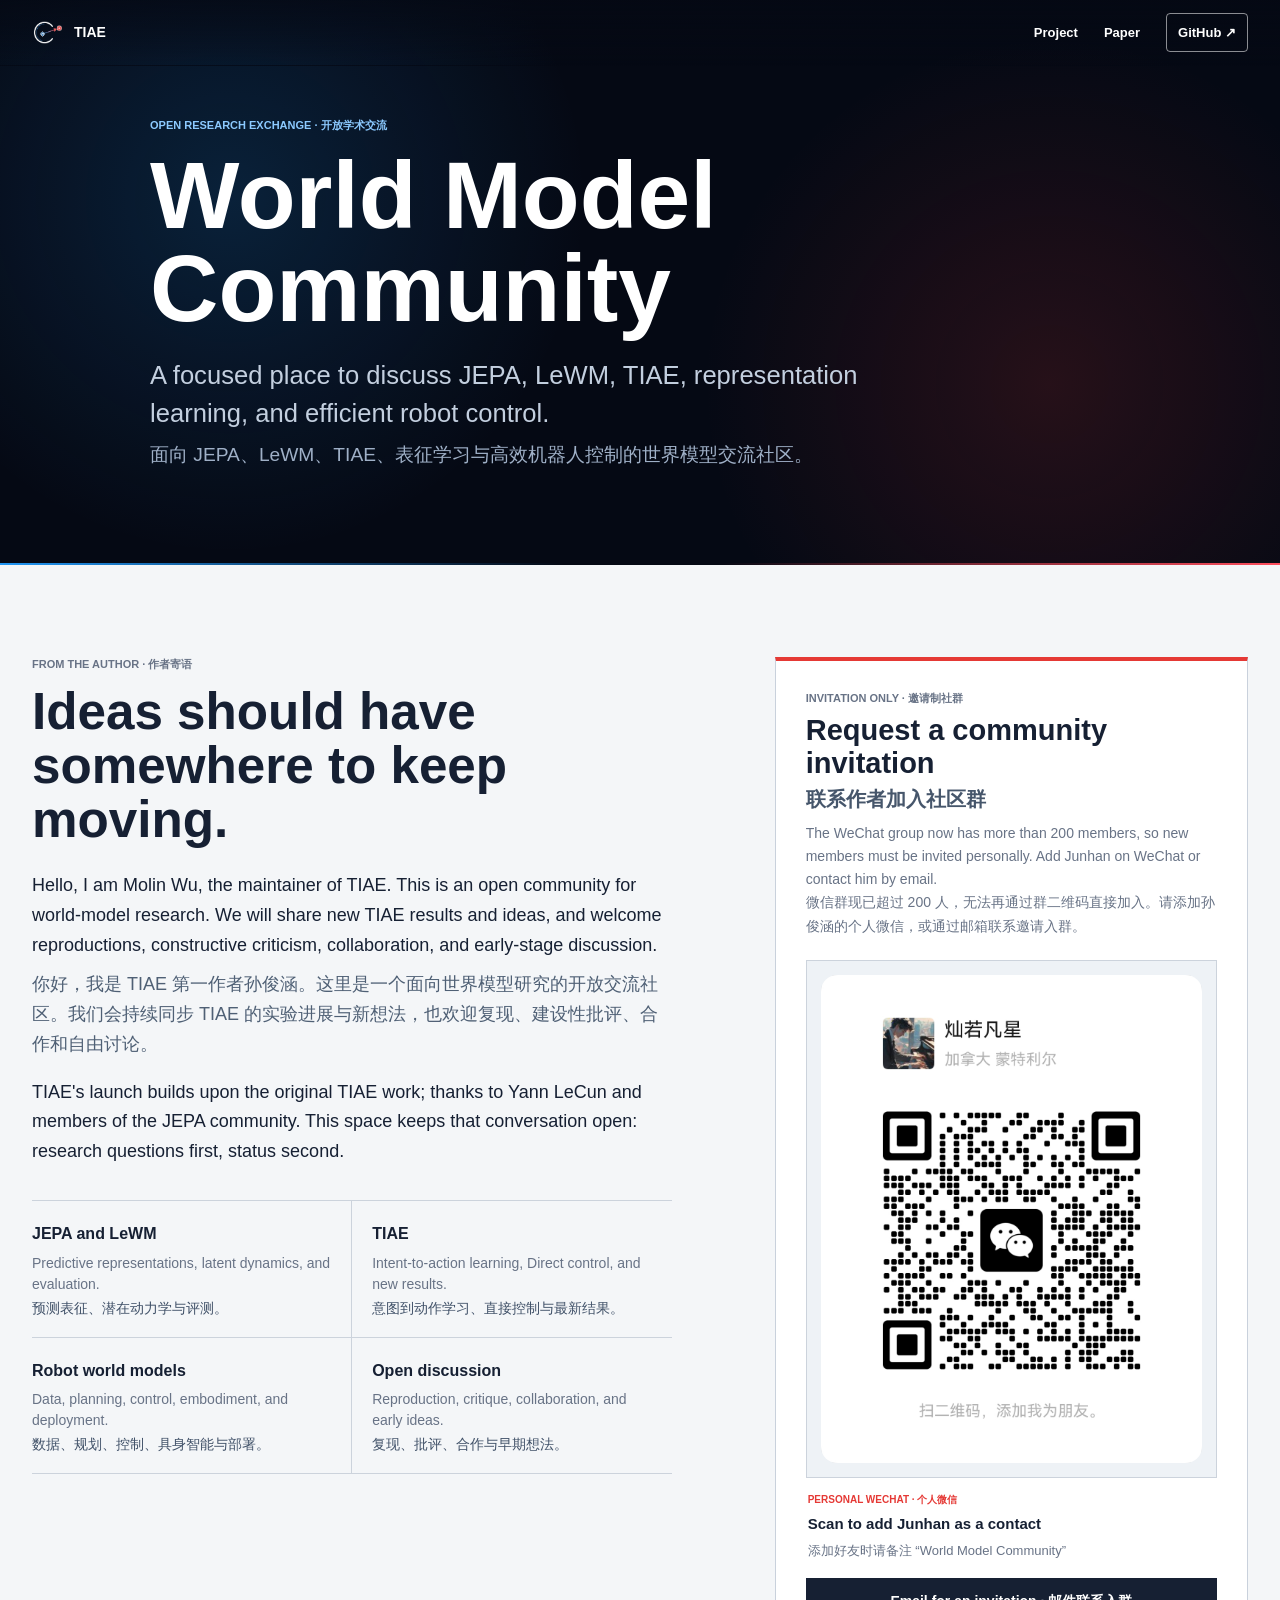
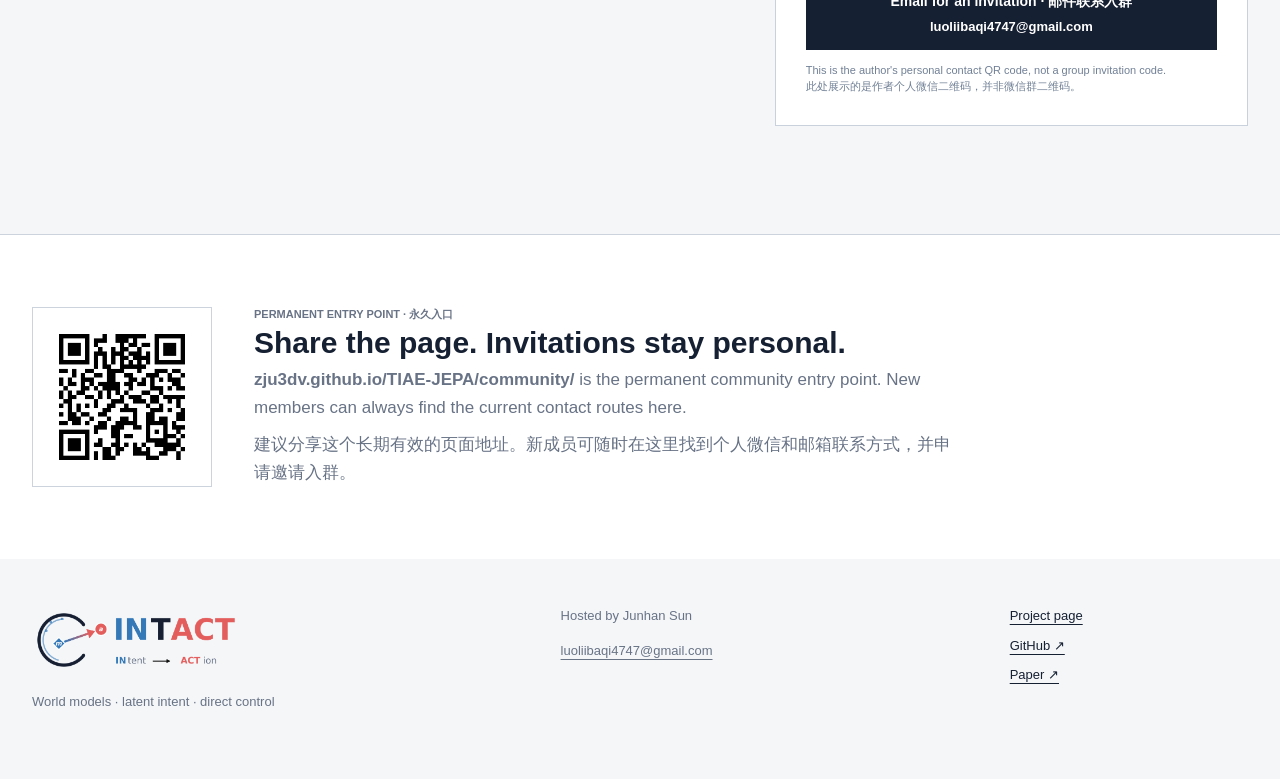
<file: docs/community/index.html>
<!doctype html>
<html lang="en">
  <head>
    <meta charset="utf-8">
    <meta name="viewport" content="width=device-width, initial-scale=1">
    <meta name="robots" content="index,follow">
    <meta name="theme-color" content="#050914">
    <meta name="description" content="Join the TIAE World Model Community for discussions on JEPA, LeWM, representation learning, and robot control.">
    <meta property="og:title" content="TIAE World Model Community">
    <meta property="og:description" content="An open research community for JEPA, LeWM, TIAE, and world-model control.">
    <meta property="og:type" content="website">
    <meta property="og:url" content="https://molyswu.github.io/TIAE/community/">
    <meta property="og:image" content="https://molyswu.github.io/TIAE/assets/tiae-social-cover-2k.jpg">
    <title<TIAE World Model Community</title>
    <link rel="icon" href="../assets/tiae-mark.png">
    <link rel="canonical" href="https://molyswu.github.io/TIAE/community/">
    <link rel="stylesheet" href="../site.css?v=20260731-1">
    <link rel="stylesheet" href="community.css?v=20260803-1">
    <script src="../site.js?v=20260729-9" defer></script>
  </head>
  <body>
    <a class="skip-link" href="#join">Skip to invitation</a>
    <div class="read-progress" aria-hidden="true"><span></span></div>
    <header class="site-header">
      <div class="header-identity">
        <a class="brand" href="../" aria-label="TIAE project home">
          <img src="../assets/tiae-mark.png" alt="">
          <span>TIAE</span>
        </a>
      </div>
      <button class="menu-toggle" type="button" aria-label="Open navigation" aria-expanded="false"><span></span><span></span></button>
      <nav class="site-nav" aria-label="Primary navigation">
        <a href="../">Project</a>
        <a href="https://arxiv.org/abs/2607.26056">Paper</a>
        <a class="nav-github" href="https://github.com/molyswu/TIAE">GitHub <span aria-hidden="true">↗</span></a>
      </nav>
    </header>

    <main class="community-page">
      <section class="community-hero">
        <div class="community-hero-inner page-shell">
          <span class="section-kicker">Open research exchange · 开放学术交流</span>
          <h1>World Model Community</h1>
          <p class="lead">A focused place to discuss JEPA, LeWM, TIAE, representation learning, and efficient robot control.</p>
          <p class="lead lead-zh" lang="zh-CN">面向 JEPA、LeWM、TIAE、表征学习与高效机器人控制的世界模型交流社区。</p>
        </div>
      </section>

      <section class="community-content page-shell">
        <div class="community-copy">
          <span class="section-kicker">From the author · 作者寄语</span>
          <h2>Ideas should have somewhere to keep moving.</h2>
          <p>Hello, I am Molin Wu, the maintainer of TIAE. This is an open community for world-model research. We will share new TIAE results and ideas, and welcome reproductions, constructive criticism, collaboration, and early-stage discussion.</p>
          <p class="zh-copy" lang="zh-CN">你好，我是 TIAE 第一作者孙俊涵。这里是一个面向世界模型研究的开放交流社区。我们会持续同步 TIAE 的实验进展与新想法，也欢迎复现、建设性批评、合作和自由讨论。</p>
          <p>TIAE's launch builds upon the original TIAE work; thanks to Yann LeCun and members of the JEPA community. This space keeps that conversation open: research questions first, status second.</p>
          <p class="zh-copy" lang="zh-CN"<TIAE 发布后得到了 Yann LeCun 和 JEPA 社区研究者的关注。我们希望把这份讨论延续下去：以研究问题为先，以开放交流为本。</p>

          <div class="community-topics" aria-label="Community topics">
            <div><strong>JEPA and LeWM</strong><span>Predictive representations, latent dynamics, and evaluation.</span><span lang="zh-CN">预测表征、潜在动力学与评测。</span></div>
            <div><strong>TIAE</strong><span>Intent-to-action learning, Direct control, and new results.</span><span lang="zh-CN">意图到动作学习、直接控制与最新结果。</span></div>
            <div><strong>Robot world models</strong><span>Data, planning, control, embodiment, and deployment.</span><span lang="zh-CN">数据、规划、控制、具身智能与部署。</span></div>
            <div><strong>Open discussion</strong><span>Reproduction, critique, collaboration, and early ideas.</span><span lang="zh-CN">复现、批评、合作与早期想法。</span></div>
          </div>
        </div>

        <aside id="join" class="community-invite" aria-labelledby="invite-title">
          <span class="section-kicker">Invitation only · 邀请制社群</span>
          <h2 id="invite-title">Request a community invitation<br><span lang="zh-CN">联系作者加入社区群</span></h2>
          <p>The WeChat group now has more than 200 members, so new members must be invited personally. Add Junhan on WeChat or contact him by email.<br><span lang="zh-CN">微信群现已超过 200 人，无法再通过群二维码直接加入。请添加孙俊涵的个人微信，或通过邮箱联系邀请入群。</span></p>
          <div class="community-invite-frame">
            <img src="../assets/junhan-wechat-contact.jpg" alt="Junhan Sun's personal WeChat contact QR code">
          </div>
          <div class="community-contact-note">
            <span>Personal WeChat · 个人微信</span>
            <strong>Scan to add Junhan as a contact</strong>
            <small lang="zh-CN">添加好友时请备注 “World Model Community”</small>
          </div>
          <a class="community-contact" href="mailto:wts20230305@gmail.com?subject=TIAE%20World%20Model%20Community%20Invitation">
            <span>Email for an invitation · 邮件联系入群</span>
            <strong>luoliibaqi4747@gmail.com</strong>
          </a>
          <p class="community-contact-disclaimer">This is the author's personal contact QR code, not a group invitation code.<br><span lang="zh-CN">此处展示的是作者个人微信二维码，并非微信群二维码。</span></p>
        </aside>
      </section>

      <section class="community-permalink">
        <div class="community-permalink-inner page-shell">
          <img src="../assets/tiae-community-page-qr.png" alt="Permanent QR code for the TIAE Community page">
          <div>
            <span class="section-kicker">Permanent entry point · 永久入口</span>
            <h2>Share the page. Invitations stay personal.</h2>
            <p><strong>zju3dv.github.io/TIAE-JEPA/community/</strong> is the permanent community entry point. New members can always find the current contact routes here.</p>
            <p lang="zh-CN">建议分享这个长期有效的页面地址。新成员可随时在这里找到个人微信和邮箱联系方式，并申请邀请入群。</p>
          </div>
        </div>
      </section>
    </main>

    <footer class="site-footer">
      <div class="footer-main page-shell">
        <div><img src="../assets/tiae-wordmark.png" alt="TIAE"><p>World models · latent intent · direct control</p></div>
        <div><p>Hosted by Junhan Sun</p><p><a href="mailto:luoliibaqi4747@gmail.com">luoliibaqi4747@gmail.com</a></p></div>
        <div><a href="../">Project page</a><a href="https://github.com/molyswu/TIAE">GitHub ↗</a><a href="https://arxiv.org/abs/2607.26056">Paper ↗</a></div>
      </div>
    </footer>
  </body>
</html>
</file>
<file: docs/site.css>
:root {
  color-scheme: light;
  --paper: #f4f6f8;
  --surface: #ffffff;
  --ink: #162033;
  --muted: #687386;
  --line: #ccd3dc;
  --blue: #2196f3;
  --blue-soft: #dcefff;
  --navy: #1a237e;
  --coral: #e53935;
  --coral-soft: #fdecea;
  --green: #198f79;
  --purple: #5637d5;
  --hero-bg: #070b18;
  --content: 1360px;
  --reading: 820px;
}

* {
  box-sizing: border-box;
}

html {
  scroll-behavior: smooth;
  scroll-padding-top: 84px;
}

body {
  margin: 0;
  background: var(--paper);
  color: var(--ink);
  font-family: Inter, ui-sans-serif, -apple-system, BlinkMacSystemFont, "Segoe UI", sans-serif;
  font-size: 17px;
  line-height: 1.66;
  text-rendering: optimizeLegibility;
}

a {
  color: inherit;
  text-decoration-thickness: 1px;
  text-underline-offset: 4px;
}

img {
  display: block;
  max-width: 100%;
}

button,
a {
  -webkit-tap-highlight-color: transparent;
}

.page-shell {
  width: min(calc(100% - 64px), var(--content));
  margin-inline: auto;
}

.reading-shell {
  width: min(calc(100% - 48px), var(--reading));
  margin-inline: auto;
}

.read-progress {
  position: fixed;
  z-index: 100;
  inset: 0 0 auto;
  height: 3px;
  background: transparent;
}

.read-progress span {
  display: block;
  width: 0;
  height: 100%;
  background: var(--coral);
}

.site-header {
  position: sticky;
  z-index: 50;
  top: 0;
  min-height: 66px;
  padding: 0 32px;
  border-bottom: 1px solid rgba(22, 32, 51, 0.14);
  background: rgba(244, 246, 248, 0.94);
  backdrop-filter: blur(14px);
  display: flex;
  align-items: center;
  justify-content: space-between;
}

.brand {
  display: inline-flex;
  align-items: center;
  gap: 10px;
  color: var(--ink);
  text-decoration: none;
  font-size: 14px;
  font-weight: 800;
}

.brand img {
  width: 32px;
  height: 32px;
  object-fit: contain;
}

.header-identity,
.header-affiliations,
.header-affiliations a {
  display: flex;
  align-items: center;
}

.header-identity {
  min-width: 0;
}

.header-affiliations {
  height: 40px;
  margin-left: 24px;
  padding-left: 24px;
  border-left: 1px solid rgba(22, 32, 51, 0.18);
  gap: 22px;
}

.header-affiliations a {
  height: 38px;
  opacity: 0.96;
  text-decoration: none;
  transition: opacity 160ms ease, transform 160ms ease;
}

.header-affiliations a:hover,
.header-affiliations a:focus-visible {
  opacity: 1;
  transform: translateY(-1px);
}

.header-affiliations img {
  width: auto;
  max-width: 102px;
  height: 21px;
  object-fit: contain;
}

.header-affiliations .header-affiliation-seal img {
  width: 34px;
  max-width: none;
  height: 34px;
}

.header-affiliations a:last-child img {
  max-width: 118px;
  height: 23px;
}

.site-nav {
  display: flex;
  align-items: center;
  gap: 26px;
  font-size: 13px;
  font-weight: 650;
}

.site-nav a {
  color: var(--muted);
  text-decoration: none;
}

.site-nav a:hover,
.site-nav a[aria-current="true"] {
  color: var(--ink);
}

.site-nav .nav-github {
  padding: 8px 11px;
  border: 1px solid var(--ink);
  border-radius: 4px;
  color: var(--ink);
}

.menu-toggle {
  display: none;
  width: 40px;
  height: 40px;
  padding: 0;
  border: 0;
  background: transparent;
}

.menu-toggle span {
  display: block;
  width: 22px;
  height: 1px;
  margin: 6px auto;
  background: var(--ink);
}

.article-hero {
  padding-top: 38px;
}

.article-meta {
  display: grid;
  grid-template-columns: repeat(4, 1fr);
  border-top: 1px solid var(--ink);
  border-bottom: 1px solid var(--line);
}

.article-meta div {
  min-width: 0;
  padding: 12px 14px 14px 0;
  border-right: 1px solid var(--line);
}

.article-meta div:not(:first-child) {
  padding-left: 14px;
}

.article-meta div:last-child {
  border-right: 0;
}

.article-meta span,
.article-meta strong,
.section-kicker {
  display: block;
  font-size: 11px;
  line-height: 1.4;
  text-transform: uppercase;
}

.article-meta span,
.section-kicker {
  color: var(--muted);
  font-weight: 750;
}

.article-meta strong {
  margin-top: 7px;
  color: var(--ink);
}

.hero-title {
  display: grid;
  grid-template-columns: minmax(220px, 0.7fr) minmax(0, 1.3fr);
  gap: 58px;
  align-items: end;
  padding: 64px 0 28px;
}

.hero-wordmark {
  width: min(100%, 500px);
}

h1,
h2,
h3,
p {
  margin-top: 0;
}

h1,
h2,
h3 {
  letter-spacing: 0;
  line-height: 1.04;
}

h1 {
  margin-bottom: 0;
  font-size: 68px;
  font-weight: 690;
}

h2 {
  margin: 12px 0 30px;
  font-size: 46px;
  font-weight: 660;
}

h3 {
  font-size: 24px;
}

.hero-deck {
  max-width: 980px;
  margin: 0 0 42px;
  font-size: 28px;
  line-height: 1.3;
  color: #334057;
}

.hero-authors {
  display: grid;
  grid-template-columns: 1fr 1.4fr;
  gap: 48px;
  padding: 18px 0;
  border-top: 1px solid var(--line);
  font-size: 13px;
  line-height: 1.55;
}

.hero-authors p {
  margin: 0;
}

.hero-actions {
  display: flex;
  gap: 10px;
  padding: 20px 0 34px;
}

.hero-actions a,
.hero-actions span {
  padding: 9px 12px;
  border: 1px solid var(--ink);
  border-radius: 4px;
  font-size: 12px;
  font-weight: 750;
  text-decoration: none;
}

.hero-actions .action-muted {
  border-color: var(--line);
  color: var(--muted);
}

.hero-film,
.wide-figure {
  margin: 0 auto;
}

.hero-film video,
.wide-figure img {
  width: 100%;
  border: 1px solid var(--line);
  background: var(--surface);
}

.hero-film video {
  display: block;
  aspect-ratio: 16 / 9;
  object-fit: cover;
}

.research-film {
  margin: 0 auto;
  padding-bottom: 34px;
}

.research-film video {
  display: block;
  width: 100%;
  aspect-ratio: 16 / 9;
  border: 1px solid var(--line);
  background: #f7f9fb;
  object-fit: contain;
}

.action-alignment-viz {
  margin: 0 auto;
  padding-bottom: 86px;
}

.action-alignment-head {
  display: flex;
  align-items: end;
  justify-content: space-between;
  gap: 28px;
  padding: 24px 0 18px;
  border-top: 1px solid var(--ink);
}

.action-alignment-head h3 {
  margin: 7px 0 0;
  font-size: 30px;
}

.action-alignment-head > span {
  color: var(--muted);
  font-size: 12px;
  font-weight: 750;
  text-transform: uppercase;
}

.action-alignment-controls {
  display: grid;
  grid-template-columns: 1.35fr repeat(4, 1fr);
  border-top: 1px solid var(--line);
  border-bottom: 1px solid var(--line);
}

.action-alignment-controls button {
  min-height: 46px;
  border: 0;
  border-right: 1px solid var(--line);
  background: transparent;
  color: var(--muted);
  cursor: pointer;
  font: inherit;
  font-size: 13px;
  font-weight: 750;
}

.action-alignment-controls button:last-child {
  border-right: 0;
}

.action-alignment-controls button[aria-pressed="true"] {
  background: var(--ink);
  color: #ffffff;
}

.action-alignment-stage {
  position: relative;
  height: min(58vh, 610px);
  min-height: 470px;
  overflow: hidden;
  background: #f7f9fb;
}

.action-alignment-stage canvas {
  display: block;
  width: 100%;
  height: 100%;
  cursor: grab;
  touch-action: none;
}

.action-alignment-stage canvas:active {
  cursor: grabbing;
}

.action-alignment-loading,
.action-mode-label,
.action-legend,
.action-reset {
  position: absolute;
}

.action-alignment-loading {
  inset: 50% auto auto 50%;
  transform: translate(-50%, -50%);
  color: var(--muted);
  font-size: 13px;
  font-weight: 750;
}

.action-mode-label {
  top: 24px;
  left: 28px;
  color: var(--ink);
  font-size: 15px;
  font-weight: 800;
  pointer-events: none;
}

.action-reset {
  top: 18px;
  right: 22px;
  width: 40px;
  height: 40px;
  border: 1px solid #aeb9c5;
  border-radius: 4px;
  background: rgba(247, 249, 251, 0.9);
  color: var(--ink);
  cursor: pointer;
  font-size: 21px;
}

.action-legend {
  right: 24px;
  bottom: 20px;
  display: flex;
  gap: 16px;
  padding: 7px 9px;
  background: rgba(247, 249, 251, 0.9);
  color: var(--muted);
  font-size: 11px;
  font-weight: 750;
  pointer-events: none;
}

.action-legend span {
  display: inline-flex;
  align-items: center;
  gap: 6px;
}

.action-legend i {
  width: 9px;
  height: 9px;
  border-radius: 50%;
  background: var(--legend-color);
}

.action-legend b {
  width: 17px;
  height: 1px;
  background: #8793a3;
}

.action-alignment-metrics {
  display: grid;
  grid-template-columns: repeat(3, 1fr);
  border-top: 1px solid var(--line);
  border-bottom: 1px solid var(--ink);
}

.action-alignment-metrics div {
  padding: 15px 18px;
  border-right: 1px solid var(--line);
}

.action-alignment-metrics div:last-child {
  border-right: 0;
}

.action-alignment-metrics span,
.action-alignment-metrics strong {
  display: block;
}

.action-alignment-metrics span {
  color: var(--muted);
  font-size: 11px;
  font-weight: 750;
  text-transform: uppercase;
}

.action-alignment-metrics strong {
  margin-top: 5px;
  color: var(--ink);
  font-size: 22px;
  font-variant-numeric: tabular-nums;
}

.embedded-results {
  padding-bottom: 112px;
}

.embedded-results-head,
.correspondence-head {
  display: flex;
  align-items: end;
  justify-content: space-between;
  gap: 32px;
  padding: 24px 0 20px;
  border-top: 1px solid var(--ink);
}

.embedded-results-head h3,
.correspondence-head h3 {
  margin: 7px 0 0;
  font-size: 30px;
}

.embedded-results-head p {
  margin: 0;
  color: var(--muted);
  font-size: 12px;
  font-weight: 750;
  text-transform: uppercase;
}

.shared-results-scroll {
  overflow-x: auto;
  border-bottom: 1px solid var(--ink);
  outline: none;
}

.shared-results-table {
  min-width: 1040px;
  table-layout: fixed;
  background: var(--surface);
  font-size: 14px;
}

.shared-results-table th,
.shared-results-table td {
  position: relative;
  height: 66px;
  padding: 12px 16px;
  border-right: 1px solid #e1e6ec;
}

.shared-results-table th:first-child {
  position: sticky;
  z-index: 2;
  left: 0;
  width: 292px;
  padding-left: 22px;
  background: var(--surface);
}

.shared-results-table th:last-child,
.shared-results-table td:last-child {
  border-right: 0;
}

.shared-results-table thead th {
  height: 45px;
  padding-block: 8px;
  border-top: 0;
  background: #eef2f6;
  color: #59667a;
  text-align: center;
}

.shared-results-table thead th:first-child {
  z-index: 3;
  background: #eef2f6;
  text-align: left;
}

.shared-results-table tbody th {
  padding-left: 52px;
  text-align: left;
  white-space: normal;
}

.shared-results-table tbody th:first-child {
  padding-left: 52px;
}

.shared-results-table tbody th strong,
.shared-results-table tbody th small {
  display: block;
  line-height: 1.3;
}

.shared-results-table tbody th small {
  margin-top: 3px;
  color: var(--muted);
  font-size: 11px;
  font-weight: 600;
}

.method-swatch {
  position: absolute;
  top: 22px;
  left: 22px;
  width: 16px;
  height: 16px;
  background: var(--method-color);
}

.shared-results-table tbody td {
  overflow: hidden;
  color: var(--ink);
  font-variant-numeric: tabular-nums;
  text-align: center;
}

.shared-results-table tbody td[style]::after {
  position: absolute;
  right: auto;
  bottom: 0;
  left: 0;
  width: calc(var(--score) * 1%);
  height: 4px;
  background: var(--method-color);
  content: "";
}

.shared-results-table tbody td:last-child {
  background: #e8f3fb;
  color: #175e91;
}

.shared-results-table .primary-result th,
.shared-results-table .primary-result td:not(:last-child) {
  background: #fff2f2;
}

.correspondence-viz {
  margin: 0 auto;
  padding-bottom: 72px;
}

.epoch-selector {
  display: grid;
  grid-template-columns: repeat(5, 48px);
  border: 1px solid var(--line);
}

.epoch-selector button {
  min-height: 40px;
  padding: 0;
  border: 0;
  border-right: 1px solid var(--line);
  background: var(--surface);
  color: var(--muted);
  font: inherit;
  font-size: 12px;
  font-weight: 800;
  cursor: pointer;
}

.epoch-selector button:last-child {
  border-right: 0;
}

.epoch-selector button:hover,
.epoch-selector button:focus-visible {
  background: var(--blue-soft);
  color: var(--ink);
  outline: none;
}

.epoch-selector button[aria-pressed="true"] {
  background: var(--ink);
  color: var(--surface);
}

.correspondence-grid {
  display: grid;
  grid-template-columns: minmax(0, 1.45fr) minmax(280px, 0.55fr);
  border-top: 1px solid var(--line);
  border-bottom: 1px solid var(--ink);
}

.correspondence-chart {
  min-width: 0;
  padding: 22px 28px 8px 0;
}

.correspondence-chart svg {
  display: block;
  width: 100%;
  height: auto;
  overflow: visible;
}

.chart-grid line {
  stroke: #d6dde6;
  stroke-width: 1;
}

.chart-grid line:first-child,
.chart-grid line:nth-child(2) {
  stroke: var(--ink);
  stroke-width: 2;
}

.chart-labels text {
  fill: #66748a;
  font-family: inherit;
  font-size: 14px;
}

.chart-labels text:nth-last-child(-n+2) {
  fill: var(--ink);
  font-size: 15px;
  font-weight: 750;
}

.correlation-fit {
  stroke: var(--blue);
  stroke-width: 4;
  stroke-linecap: round;
  opacity: 0.82;
  transition: all 420ms ease;
}

.correlation-point {
  stroke: var(--surface);
  stroke-width: 3;
  transition: cx 420ms ease, cy 420ms ease, opacity 260ms ease;
}

.correspondence-readout {
  display: flex;
  min-width: 0;
  padding: 36px 28px 32px 40px;
  border-left: 1px solid var(--line);
  flex-direction: column;
}

.correspondence-readout > span,
.correspondence-readout div span {
  display: block;
  color: var(--muted);
  font-size: 11px;
  font-weight: 750;
  text-transform: uppercase;
}

.correspondence-readout > strong {
  margin: 4px 0 24px;
  color: var(--ink);
  font-size: 55px;
  line-height: 1;
}

.correspondence-readout div {
  display: flex;
  align-items: baseline;
  justify-content: space-between;
  gap: 24px;
  padding: 15px 0;
  border-top: 1px solid var(--line);
}

.correspondence-readout div strong {
  color: var(--blue);
  font-size: 26px;
  font-variant-numeric: tabular-nums;
}

.correspondence-readout div:nth-of-type(2) strong {
  color: var(--coral);
}

.correspondence-readout div:nth-of-type(3) strong {
  color: var(--green);
}

.correspondence-readout small {
  margin-top: auto;
  padding-top: 22px;
  color: var(--muted);
  font-size: 12px;
}

figcaption {
  max-width: 900px;
  margin: 14px 0 0;
  color: var(--muted);
  font-size: 13px;
  line-height: 1.55;
}

.story-section {
  padding-block: 112px;
}

.story-section p {
  margin-bottom: 24px;
}

.story-section .lead {
  color: #2b374d;
  font-size: 23px;
  line-height: 1.5;
}

.tldr {
  margin-top: 52px;
  padding: 28px 0 10px;
  border-top: 2px solid var(--ink);
  border-bottom: 1px solid var(--line);
}

.tldr h3 {
  color: var(--coral);
}

.tldr ul {
  margin: 0;
  padding: 0 0 18px 22px;
}

.tldr li {
  margin-bottom: 12px;
  padding-left: 8px;
}

.metric-band {
  display: grid;
  grid-template-columns: repeat(5, 1fr);
  border-top: 1px solid var(--ink);
  border-bottom: 1px solid var(--ink);
  background: var(--surface);
}

.metric-band div {
  min-width: 0;
  min-height: 148px;
  padding: 28px;
  border-right: 1px solid var(--line);
  display: flex;
  align-items: center;
  flex-direction: column;
  justify-content: space-between;
  text-align: center;
}

.metric-band div:last-child {
  border-right: 0;
}

.metric-band strong {
  color: var(--coral);
  font-size: 34px;
  line-height: 1;
}

.metric-band span {
  color: var(--muted);
  font-size: 12px;
  font-weight: 700;
  line-height: 1.35;
  text-transform: uppercase;
}

.formula-pair {
  display: grid;
  grid-template-columns: 1fr 1fr;
  margin: 48px 0;
  border-top: 1px solid var(--ink);
  border-bottom: 1px solid var(--ink);
}

.formula-pair > div {
  padding: 26px 18px 28px 0;
}

.formula-pair > div + div {
  padding-left: 24px;
  border-left: 1px solid var(--line);
}

.formula-pair span,
.formula-pair small {
  display: block;
  color: var(--muted);
  font-size: 11px;
  font-weight: 750;
  text-transform: uppercase;
}

.formula-pair code {
  display: block;
  margin: 20px 0;
  color: var(--blue);
  font-family: "SFMono-Regular", Consolas, monospace;
  font-size: 21px;
  white-space: nowrap;
}

.formula-pair > div + div code {
  color: var(--green);
}

.wide-figure {
  padding-bottom: 112px;
}

.concept-band {
  padding: 82px max(32px, calc((100% - var(--content)) / 2));
  background: var(--ink);
  color: var(--surface);
}

.concept-heading {
  display: grid;
  grid-template-columns: 0.55fr 1.45fr;
  gap: 48px;
  align-items: start;
  margin-bottom: 60px;
}

.concept-heading span {
  color: #aeb8c8;
  font-size: 12px;
  font-weight: 750;
  text-transform: uppercase;
}

.concept-heading h2 {
  margin: 0;
}

.concept-grid {
  display: grid;
  grid-template-columns: repeat(4, 1fr);
  border-top: 1px solid #5b6576;
}

.concept-grid div {
  padding: 25px 24px 8px 0;
  border-right: 1px solid #5b6576;
}

.concept-grid div:not(:first-child) {
  padding-left: 24px;
}

.concept-grid div:last-child {
  border-right: 0;
}

.concept-grid strong {
  display: block;
  margin-bottom: 14px;
  color: #ffffff;
  font-size: 15px;
}

.concept-grid p {
  color: #bfc7d3;
  font-size: 14px;
  line-height: 1.55;
}

.geometry-section {
  padding-top: 112px;
  background: #eaf0f4;
}

.geometry-intro {
  padding-bottom: 58px;
}

.geometry-intro .lead {
  color: #2b374d;
  font-size: 23px;
  line-height: 1.5;
}

.geometry-lab {
  border-top: 1px solid rgba(22, 32, 51, 0.2);
  border-bottom: 1px solid rgba(22, 32, 51, 0.2);
  background: #f7f9fb;
}

.geometry-toolbar {
  display: grid;
  grid-template-columns: minmax(420px, 1fr) auto auto;
  align-items: stretch;
  gap: 14px;
  padding-block: 14px;
}

.variant-controls,
.dimension-controls {
  display: flex;
  align-items: stretch;
}

.variant-controls {
  min-width: 0;
  flex: 1;
}

.variant-controls button,
.dimension-controls button {
  min-height: 54px;
  border: 1px solid #aeb9c5;
  border-right: 0;
  background: rgba(255, 255, 255, 0.62);
  color: #526074;
  cursor: pointer;
  font: inherit;
}

.variant-controls button:first-child,
.dimension-controls button:first-child {
  border-radius: 5px 0 0 5px;
}

.variant-controls button:last-child,
.dimension-controls button:last-child {
  border-right: 1px solid #aeb9c5;
  border-radius: 0 5px 5px 0;
}

.variant-controls button {
  width: min(220px, 33.333%);
  padding: 8px 18px;
  text-align: left;
}

.variant-controls button span,
.variant-controls button strong {
  display: block;
  line-height: 1.35;
}

.variant-controls button span {
  color: inherit;
  font-size: 13px;
  font-weight: 750;
}

.variant-controls button strong {
  margin-top: 3px;
  color: #8793a3;
  font-size: 10px;
  font-weight: 700;
  text-transform: uppercase;
}

.variant-controls button[aria-pressed="true"] {
  color: #ffffff;
}

.variant-controls button[aria-pressed="true"] strong {
  color: rgba(255, 255, 255, 0.74);
}

.variant-option-collapse[aria-pressed="true"] {
  border-color: #c74650;
  background: #c74650;
}

.variant-option-partial[aria-pressed="true"] {
  border-color: #377fbd;
  background: #377fbd;
}

.variant-option-complete[aria-pressed="true"] {
  border-color: #16866f;
  background: #16866f;
}

.dimension-controls button {
  width: 58px;
  padding: 0;
  font-size: 12px;
  font-weight: 800;
}

.dimension-controls button:last-child {
  width: 88px;
}

.dimension-controls button[aria-pressed="true"] {
  border-color: var(--ink);
  background: var(--ink);
  color: #ffffff;
}

.geometry-stage {
  position: relative;
  scroll-margin-top: 76px;
  display: grid;
  grid-template-columns: 1fr;
  width: 100%;
  height: min(45vh, 500px);
  min-height: 410px;
  overflow: hidden;
  border: 0;
  background: #f7f9fb;
}

.geometry-view {
  position: relative;
  min-width: 0;
  min-height: 0;
  overflow: hidden;
}

.geometry-stage.mode-3d .geometry-view-2d,
.geometry-stage.mode-2d .geometry-view-3d {
  display: none;
}

.geometry-stage.mode-split {
  grid-template-columns: 1fr 1fr;
}

.geometry-stage.mode-split .geometry-view-2d {
  border-right: 0;
}

.view-label {
  position: absolute;
  top: 20px;
  left: 50%;
  transform: translateX(-50%);
  color: #657388;
  font-size: 10px;
  font-weight: 800;
  letter-spacing: 0;
  text-transform: uppercase;
  pointer-events: none;
}

.geometry-stage canvas {
  display: block;
  width: 100%;
  height: 100%;
  cursor: grab;
  touch-action: none;
}

.geometry-stage canvas:active {
  cursor: grabbing;
}

.viewer-loading {
  position: absolute;
  inset: 50% auto auto 50%;
  transform: translate(-50%, -50%);
  padding: 10px 14px;
  border: 1px solid #bcc6d1;
  border-radius: 4px;
  background: rgba(255, 255, 255, 0.9);
  color: #536174;
  font-size: 12px;
  font-weight: 750;
  pointer-events: none;
}

.geometry-state,
.task-legend {
  position: absolute;
  pointer-events: none;
}

.geometry-state {
  top: 30px;
  left: max(32px, calc((100% - var(--content)) / 2));
  display: flex;
  flex-direction: column;
}

.geometry-state span,
.geometry-metrics span,
.geometry-state small {
  color: #718095;
  font-size: 10px;
  font-weight: 750;
  line-height: 1.4;
  text-transform: uppercase;
}

.geometry-state strong {
  margin: 7px 0 2px;
  color: var(--ink);
  font-size: 38px;
  line-height: 1;
}

.geometry-metrics {
  display: grid;
  grid-template-columns: repeat(3, minmax(96px, 1fr));
  border-top: 1px solid #aeb9c5;
  border-bottom: 1px solid #aeb9c5;
}

.geometry-metrics div {
  min-width: 0;
  padding: 7px 10px 8px;
  border-right: 1px solid #c5ced8;
  background: transparent;
}

.geometry-metrics div:last-child {
  border-right: 0;
}

.geometry-metrics strong {
  display: block;
  margin-top: 3px;
  color: var(--ink);
  font-size: 14px;
  line-height: 1.1;
}

.task-legend {
  right: max(32px, calc((100% - var(--content)) / 2));
  bottom: 24px;
  display: flex;
  gap: 18px;
  padding: 8px 10px;
  background: rgba(247, 249, 251, 0.92);
}

.task-legend span {
  display: inline-flex;
  align-items: center;
  gap: 6px;
  color: #58667a;
  font-size: 10px;
  font-weight: 750;
}

.task-legend i {
  width: 8px;
  height: 8px;
  border-radius: 50%;
  background: var(--task-color);
}

.geometry-timeline {
  display: grid;
  grid-template-columns: 48px 1fr 48px;
  gap: 18px;
  align-items: start;
  padding-block: 22px 18px;
}

.icon-button {
  width: 48px;
  height: 48px;
  padding: 0;
  border: 1px solid var(--ink);
  border-radius: 4px;
  background: var(--ink);
  color: #ffffff;
  cursor: pointer;
  font-size: 16px;
  line-height: 1;
}

.icon-button:hover {
  background: #2c3a50;
}

.icon-button.reset-view {
  border-color: #aeb9c5;
  background: transparent;
  color: var(--ink);
  font-size: 23px;
}

.timeline-track {
  min-width: 0;
  padding-top: 4px;
}

.timeline-track input {
  --timeline-progress: 0%;
  width: 100%;
  height: 22px;
  margin: 0;
  appearance: none;
  background: transparent;
  cursor: ew-resize;
}

.timeline-track input::-webkit-slider-runnable-track {
  height: 4px;
  overflow: hidden;
  border-radius: 2px;
  background: #c7d0da;
}

.timeline-track input::-webkit-slider-thumb {
  width: 18px;
  height: 18px;
  margin-top: -7px;
  appearance: none;
  border: 3px solid #ffffff;
  border-radius: 50%;
  background: var(--coral);
  box-shadow: -100vw 0 0 100vw var(--coral), 0 0 0 1px #a93c42;
}

.timeline-track input::-moz-range-track {
  height: 4px;
  border-radius: 2px;
  background: #c7d0da;
}

.timeline-track input::-moz-range-progress {
  height: 4px;
  border-radius: 2px;
  background: var(--coral);
}

.timeline-track input::-moz-range-thumb {
  width: 14px;
  height: 14px;
  border: 3px solid #ffffff;
  border-radius: 50%;
  background: var(--coral);
  box-shadow: 0 0 0 1px #a93c42;
}

.epoch-ticks {
  display: flex;
  justify-content: space-between;
  margin-top: 3px;
  color: #778599;
  font-size: 9px;
  font-weight: 750;
}

.geometry-caption {
  display: grid;
  grid-template-columns: 1fr 1fr;
  gap: 54px;
  padding-bottom: 24px;
}

.geometry-caption > div:first-child > span,
.geometry-contract strong {
  display: block;
  color: var(--ink);
  font-size: 13px;
  font-weight: 800;
}

.geometry-caption p,
.geometry-contract span {
  display: block;
  margin: 5px 0 0;
  color: #657388;
  font-size: 11px;
  line-height: 1.5;
}

.geometry-contract {
  text-align: right;
}

.geometry-note {
  padding-block: 40px 92px;
}

.geometry-note p {
  margin: 0;
  color: #526074;
  font-size: 13px;
  line-height: 1.65;
}

.result-table-wrap {
  margin: 42px 0 20px;
  overflow-x: auto;
  outline: none;
}

.result-table-wrap table {
  font-size: 17px;
}

.result-table-wrap th,
.result-table-wrap td {
  padding-block: 17px;
}

.result-table-wrap thead th {
  font-size: 13px;
}

table {
  width: 100%;
  border-collapse: collapse;
  font-size: 14px;
}

th,
td {
  padding: 14px 12px;
  border-bottom: 1px solid var(--line);
  text-align: right;
  white-space: nowrap;
}

th:first-child,
td:first-child {
  padding-left: 0;
  text-align: left;
}

thead th {
  border-top: 1px solid var(--ink);
  color: var(--muted);
  font-size: 11px;
  text-transform: uppercase;
}

tbody .macro th,
tbody .macro td {
  border-bottom-color: var(--ink);
  color: var(--coral);
}

.protocol-note {
  color: var(--muted);
  font-size: 13px;
  line-height: 1.55;
}

.evidence-list {
  margin: 46px 0;
  border-top: 1px solid var(--ink);
}

.evidence-list div {
  display: grid;
  grid-template-columns: 130px 1fr;
  gap: 26px;
  align-items: center;
  padding: 18px 0;
  border-bottom: 1px solid var(--line);
}

.evidence-list strong {
  color: var(--purple);
  font-size: 30px;
}

.evidence-list span {
  color: var(--muted);
  font-size: 14px;
}

.release-band {
  padding: 94px 0;
  border-top: 1px solid var(--ink);
  background: var(--blue-soft);
}

.community-band {
  padding: 82px 0;
  border-top: 1px solid var(--line);
  background: #ffffff;
}

.community-band-inner {
  display: grid;
  grid-template-columns: minmax(0, 1.2fr) minmax(340px, 0.8fr);
  gap: clamp(54px, 9vw, 130px);
  align-items: center;
}

.community-band h2 {
  max-width: 720px;
  margin: 10px 0 18px;
  font-size: clamp(40px, 4.5vw, 62px);
  line-height: 1.03;
}

.community-band p {
  max-width: 720px;
  color: var(--muted);
  font-size: 17px;
}

.community-band-action {
  display: inline-flex;
  gap: 10px;
  margin-top: 18px;
  padding-bottom: 5px;
  border-bottom: 2px solid var(--coral);
  color: var(--ink);
  font-weight: 780;
  text-decoration: none;
}

.community-band-action span {
  color: var(--coral);
}

.community-band-qr {
  display: grid;
  grid-template-columns: 150px 1fr;
  gap: 24px;
  padding: 24px;
  align-items: center;
  border: 1px solid var(--line);
  border-top: 4px solid var(--coral);
  color: var(--ink);
  text-decoration: none;
}

.community-band-qr img {
  width: 150px;
}

.community-band-qr strong,
.community-band-qr small {
  display: block;
}

.community-band-qr strong {
  margin-bottom: 5px;
  font-size: 18px;
}

.community-band-qr small {
  color: var(--muted);
  font-size: 13px;
  line-height: 1.45;
}

.release-layout {
  display: grid;
  grid-template-columns: 0.78fr 1.22fr;
  gap: 88px;
}

.release-steps {
  border-top: 1px solid var(--ink);
}

.release-steps div {
  display: grid;
  grid-template-columns: 72px 0.8fr 1.2fr;
  gap: 18px;
  padding: 19px 0;
  border-bottom: 1px solid rgba(22, 32, 51, 0.28);
}

.release-steps span {
  color: var(--blue);
  font-size: 11px;
  font-weight: 800;
  text-transform: uppercase;
}

.release-steps strong {
  font-size: 14px;
}

.release-steps p {
  margin: 0;
  color: #4f5e73;
  font-size: 13px;
  line-height: 1.5;
}

.site-footer {
  display: grid;
  grid-template-columns: 1.2fr 1fr 0.6fr;
  gap: 52px;
  padding-block: 58px;
  font-size: 13px;
}

.site-footer img {
  width: 210px;
  margin-bottom: 16px;
}

.site-footer p {
  color: var(--muted);
}

.site-footer > div:last-child {
  display: flex;
  flex-direction: column;
  gap: 8px;
}

.reveal {
  opacity: 0;
  transform: translateY(18px);
  transition: opacity 500ms ease, transform 500ms ease;
}

.reveal.visible {
  opacity: 1;
  transform: none;
}

@media (max-width: 980px) {
  .community-band-inner {
    grid-template-columns: 1fr;
    gap: 38px;
  }

  .community-band-qr {
    max-width: 540px;
  }

  .hero-title {
    grid-template-columns: 1fr;
    gap: 30px;
  }

  .hero-wordmark {
    width: 420px;
  }

  h1 {
    font-size: 54px;
  }

  .metric-band {
    grid-template-columns: repeat(3, 1fr);
  }

  .metric-band div:nth-child(3) {
    border-right: 0;
  }

  .metric-band div:nth-child(-n+3) {
    border-bottom: 1px solid var(--line);
  }

  .concept-grid {
    grid-template-columns: 1fr 1fr;
  }

  .concept-grid div:nth-child(2) {
    border-right: 0;
  }

  .concept-grid div:nth-child(-n+2) {
    border-bottom: 1px solid #5b6576;
  }

  .release-layout {
    grid-template-columns: 1fr;
    gap: 34px;
  }

  .geometry-stage {
    height: 440px;
  }

  .geometry-toolbar {
    grid-template-columns: 1fr;
  }

  .geometry-metrics {
    grid-template-columns: repeat(3, 1fr);
  }

  .geometry-metrics div {
    padding: 9px 12px;
  }

  .correspondence-grid {
    grid-template-columns: 1fr;
  }

  .correspondence-chart {
    padding-right: 0;
  }

  .correspondence-readout {
    display: grid;
    grid-template-columns: repeat(3, 1fr);
    gap: 0 24px;
    padding: 24px 0;
    border-top: 1px solid var(--line);
    border-left: 0;
  }

  .correspondence-readout > span,
  .correspondence-readout > strong,
  .correspondence-readout small {
    grid-column: 1 / -1;
  }

  .correspondence-readout > strong {
    margin-bottom: 20px;
  }
}

@media (max-width: 760px) {
  .community-band {
    padding: 62px 0;
  }

  .community-band-qr {
    grid-template-columns: 104px 1fr;
    gap: 18px;
    padding: 18px;
  }

  .community-band-qr img {
    width: 104px;
  }

  body {
    font-size: 16px;
  }

  .page-shell {
    width: min(calc(100% - 28px), var(--content));
  }

  .reading-shell {
    width: min(calc(100% - 28px), var(--reading));
  }

  .site-header {
    min-height: 58px;
    padding-inline: 14px;
  }

  .menu-toggle {
    display: block;
  }

  .site-nav {
    position: absolute;
    inset: 58px 0 auto;
    display: none;
    padding: 14px;
    border-bottom: 1px solid var(--line);
    background: var(--paper);
    flex-direction: column;
    align-items: stretch;
    gap: 0;
  }

  .site-nav.open {
    display: flex;
  }

  .site-nav a {
    padding: 12px 4px;
    border-bottom: 1px solid var(--line);
  }

  .site-nav .nav-github {
    margin-top: 10px;
    border: 1px solid var(--ink);
    text-align: center;
  }

  .article-hero {
    padding-top: 18px;
  }

  .article-meta {
    grid-template-columns: 1fr 1fr;
  }

  .article-meta div:nth-child(2) {
    border-right: 0;
  }

  .article-meta div:nth-child(-n+2) {
    border-bottom: 1px solid var(--line);
  }

  .hero-title {
    padding-top: 38px;
  }

  .hero-wordmark {
    width: 270px;
  }

  h1 {
    font-size: 40px;
  }

  h2 {
    font-size: 34px;
  }

  .hero-deck {
    font-size: 21px;
  }

  .hero-authors {
    grid-template-columns: 1fr;
    gap: 8px;
  }

  .hero-actions {
    flex-wrap: wrap;
  }

  .story-section {
    padding-block: 74px;
  }

  .story-section .lead {
    font-size: 19px;
  }

  .geometry-section {
    padding-top: 74px;
  }

  .geometry-intro .lead {
    font-size: 19px;
  }

  .geometry-toolbar {
    grid-template-columns: 1fr;
    gap: 10px;
    padding-block: 14px;
  }

  .variant-controls button {
    min-height: 58px;
    padding-inline: 9px;
  }

  .variant-controls button span {
    font-size: 11px;
  }

  .variant-controls button strong {
    font-size: 8px;
  }

  .dimension-controls button {
    width: 33.333%;
    min-height: 38px;
  }

  .dimension-controls button:last-child {
    width: 33.334%;
  }

  .geometry-stage {
    height: 410px;
    min-height: 410px;
  }

  .geometry-stage.mode-split {
    height: 650px;
    grid-template-columns: 1fr;
    grid-template-rows: 1fr 1fr;
  }

  .geometry-stage.mode-split .geometry-view-2d {
    border-right: 0;
    border-bottom: 0;
  }

  .geometry-state {
    top: 18px;
    left: 14px;
  }

  .geometry-state strong {
    font-size: 29px;
  }

  .geometry-metrics {
    position: static;
    grid-template-columns: repeat(3, minmax(0, 1fr));
  }

  .geometry-metrics div {
    padding: 7px 9px;
  }

  .geometry-metrics span {
    font-size: 8px;
  }

  .geometry-metrics strong {
    font-size: 14px;
  }

  .task-legend {
    right: 14px;
    bottom: 13px;
    left: 14px;
    justify-content: center;
    gap: 12px;
  }

  .task-legend span {
    font-size: 8px;
  }

  .geometry-timeline {
    grid-template-columns: 42px 1fr 42px;
    gap: 10px;
  }

  .icon-button {
    width: 42px;
    height: 42px;
  }

  .geometry-caption {
    grid-template-columns: 1fr;
    gap: 12px;
  }

  .geometry-contract {
    text-align: left;
  }

  .action-alignment-head {
    align-items: start;
    flex-direction: column;
    gap: 8px;
  }

  .action-alignment-controls {
    grid-template-columns: 1fr 1fr;
  }

  .action-alignment-controls button {
    border-bottom: 1px solid var(--line);
  }

  .action-alignment-controls button:first-child {
    grid-column: 1 / -1;
  }

  .action-alignment-stage {
    height: 420px;
    min-height: 420px;
  }

  .action-alignment-metrics div {
    padding-inline: 10px;
  }

  .action-alignment-metrics span {
    font-size: 9px;
  }

  .action-alignment-metrics strong {
    font-size: 18px;
  }

  .metric-band {
    grid-template-columns: 1fr 1fr;
  }

  .metric-band div,
  .metric-band div:nth-child(3) {
    min-height: 122px;
    padding: 20px;
    border-right: 1px solid var(--line);
    border-bottom: 1px solid var(--line);
  }

  .metric-band div:nth-child(even) {
    border-right: 0;
  }

  .metric-band div:last-child {
    grid-column: 1 / -1;
    border-right: 0;
    border-bottom: 0;
  }

  .metric-band strong {
    font-size: 28px;
  }

  .formula-pair {
    grid-template-columns: 1fr;
  }

  .formula-pair > div + div {
    padding-left: 0;
    border-top: 1px solid var(--line);
    border-left: 0;
  }

  .formula-pair code {
    font-size: 17px;
  }

  .wide-figure {
    padding-bottom: 74px;
  }

  .embedded-results {
    padding-bottom: 74px;
  }

  .shared-results-table {
    min-width: 900px;
  }

  .shared-results-table th:first-child {
    width: 220px;
  }

  .embedded-results-head,
  .correspondence-head {
    align-items: stretch;
    flex-direction: column;
    gap: 16px;
  }

  .embedded-results-head h3,
  .correspondence-head h3 {
    font-size: 25px;
  }

  .epoch-selector {
    grid-template-columns: repeat(5, 1fr);
    width: 100%;
  }

  .correspondence-viz {
    padding-bottom: 56px;
  }

  .correspondence-chart {
    padding-top: 14px;
  }

  .chart-labels text {
    font-size: 22px;
  }

  .chart-labels text:nth-last-child(-n+2) {
    font-size: 23px;
  }

  .correspondence-readout {
    grid-template-columns: 1fr;
  }

  .correspondence-readout div,
  .correspondence-readout small {
    grid-column: 1;
  }

  .correspondence-readout > strong {
    font-size: 44px;
  }

  .concept-band {
    padding: 66px 14px;
  }

  .concept-heading,
  .concept-grid {
    grid-template-columns: 1fr;
  }

  .concept-grid div,
  .concept-grid div:not(:first-child) {
    padding: 20px 0 8px;
    border-right: 0;
    border-bottom: 1px solid #5b6576;
  }

  .evidence-list div {
    grid-template-columns: 92px 1fr;
  }

  .release-steps div {
    grid-template-columns: 54px 1fr;
  }

  .release-steps p {
    grid-column: 2;
  }

  .site-footer {
    grid-template-columns: 1fr;
    gap: 20px;
  }
}

/* ===== Immersive project opening ===== */
.site-header {
  position: fixed;
  right: 0;
  left: 0;
  border-bottom-color: transparent;
  background: linear-gradient(180deg, rgba(5, 9, 20, 0.72), rgba(5, 9, 20, 0));
  backdrop-filter: none;
  transition: background-color 180ms ease, border-color 180ms ease, backdrop-filter 180ms ease;
}

.site-header:not(.is-scrolled) .brand,
.site-header:not(.is-scrolled) .site-nav a {
  color: #ffffff;
}

.site-header:not(.is-scrolled) .brand img {
  content: url("assets/tiae-mark-light.png");
  filter: none;
}

.site-header:not(.is-scrolled) .header-affiliations {
  border-left-color: rgba(255, 255, 255, 0.26);
}

.site-header:not(.is-scrolled) .header-affiliations img {
  filter: brightness(0) invert(1);
}

.site-header:not(.is-scrolled) .menu-toggle span {
  background: #ffffff;
}

.site-header:not(.is-scrolled) .site-nav .nav-github {
  border-color: rgba(255, 255, 255, 0.54);
}

.site-header.is-scrolled {
  border-bottom-color: rgba(22, 32, 51, 0.14);
  background: rgba(244, 246, 248, 0.94);
  backdrop-filter: blur(14px);
}

@media (min-width: 761px) and (max-width: 1180px) {
  .header-affiliations {
    display: none;
  }
}

@media (max-width: 760px) {
  .site-header {
    min-height: 96px;
    padding-top: 9px;
    align-items: flex-start;
  }

  .header-identity {
    width: calc(100% - 48px);
  }

  .header-affiliations {
    position: absolute;
    top: 51px;
    right: 14px;
    left: 14px;
    display: flex;
    height: 34px;
    margin: 0;
    padding: 0 3px;
    border: 0;
    justify-content: space-between;
    gap: 12px;
  }

  .header-affiliations a {
    height: 30px;
  }

  .header-affiliations img {
    max-width: 72px;
    height: 16px;
  }

  .header-affiliations .header-affiliation-seal img {
    width: 26px;
    height: 26px;
  }

  .header-affiliations a:last-child img {
    max-width: 82px;
    height: 18px;
  }

  .menu-toggle {
    margin-top: 1px;
  }

  .site-nav {
    inset: 96px 0 auto;
  }
}

.hero-band {
  position: relative;
  display: grid;
  min-height: max(720px, calc(100svh - 34px));
  overflow: hidden;
  place-items: center;
  background: #050914;
  color: #ffffff;
  box-shadow: none;
}

.hero-particle-canvas,
.hero-vignette {
  position: absolute;
  inset: 0;
  width: 100%;
  height: 100%;
}

.hero-particle-canvas {
  display: block;
}

.hero-vignette {
  pointer-events: none;
  background:
    radial-gradient(circle at 50% 48%, rgba(5, 9, 20, 0.1) 0 24%, rgba(5, 9, 20, 0.48) 66%, rgba(5, 9, 20, 0.92) 100%),
    linear-gradient(180deg, rgba(5, 9, 20, 0.18), rgba(5, 9, 20, 0.02) 62%, rgba(5, 9, 20, 0.72));
}

.article-hero {
  position: relative;
  z-index: 2;
  display: flex;
  min-height: max(720px, calc(100svh - 34px));
  padding: 104px 0 88px;
  align-items: center;
  flex-direction: column;
  justify-content: center;
  text-align: center;
}

.hero-overline {
  margin-bottom: 24px;
  color: #a8b8cf;
  font-size: 11px;
  font-weight: 800;
  letter-spacing: 0;
  text-transform: uppercase;
}

.hero-title {
  display: flex;
  max-width: 1080px;
  padding: 0;
  align-items: center;
  flex-direction: column;
  gap: 20px;
}

.hero-wordmark {
  width: min(760px, 76vw);
  max-height: 250px;
  object-fit: contain;
}

.article-hero h1 {
  max-width: 1000px;
  color: #ffffff;
  font-size: clamp(32px, 3.2vw, 52px);
  font-weight: 620;
  line-height: 1.08;
}

.article-hero .hero-deck {
  max-width: 870px;
  margin: 24px auto 26px;
  color: #c8d4e6;
  font-size: clamp(18px, 1.55vw, 24px);
  line-height: 1.42;
}

.article-hero .hero-authors {
  display: block;
  max-width: 1120px;
  padding: 17px 0 0;
  border-top: 1px solid rgba(255, 255, 255, 0.18);
  color: #dbe4f1;
  font-size: 13px;
  line-height: 1.55;
}

.hero-author-names {
  margin-bottom: 5px !important;
  color: #ffffff;
  font-size: 16px;
  font-weight: 720;
}

.hero-affiliations {
  color: #a9b8cd;
}

.article-hero .hero-actions {
  justify-content: center;
  padding: 22px 0 0;
}

.article-hero .hero-actions a {
  min-width: 118px;
  padding: 10px 16px;
  border-color: rgba(255, 255, 255, 0.42);
  background: rgba(255, 255, 255, 0.045);
  color: #ffffff;
  backdrop-filter: blur(8px);
}

.article-hero .hero-actions .action-primary {
  border-color: var(--coral);
  background: var(--coral);
}

.hero-scroll-cue {
  position: absolute;
  z-index: 3;
  bottom: 18px;
  left: 50%;
  display: flex;
  transform: translateX(-50%);
  align-items: center;
  color: #a9b8cd;
  flex-direction: column;
  font-size: 10px;
  font-weight: 760;
  gap: 1px;
  text-decoration: none;
  text-transform: uppercase;
}

.hero-scroll-cue b {
  color: #ffffff;
  font-size: 19px;
  font-weight: 400;
}

.project-film-section {
  padding: 64px 0 98px;
  background: #050914;
  color: #d8e2f0;
}

.project-film-section .hero-film video {
  border-color: rgba(255, 255, 255, 0.16);
  background: #050914;
}

.project-film-section .hero-film figcaption {
  border-top-color: rgba(255, 255, 255, 0.17);
  color: #9fafc4;
}

.film-resolution-links {
  display: inline-flex;
  gap: 7px;
  margin-left: 10px;
  vertical-align: baseline;
}

.film-resolution-links::before {
  content: "Download";
  align-self: center;
  color: #9fafc4;
  font-size: 0.82em;
  font-weight: 650;
}

.film-resolution-links a {
  padding: 2px 7px;
  border: 1px solid rgba(255, 255, 255, 0.28);
  border-radius: 3px;
  color: #d8e2f0;
  font-size: 0.82em;
  font-weight: 750;
  text-decoration: none;
}

.film-resolution-links a:hover {
  border-color: var(--coral);
  color: #ff7274;
}

.project-film-section .hero-film figcaption strong {
  color: #ffffff;
}

@media (max-width: 760px) {
  .site-header:not(.is-scrolled) .site-nav.open {
    border-bottom-color: rgba(255, 255, 255, 0.18);
    background: rgba(5, 9, 20, 0.97);
  }

  .site-header:not(.is-scrolled) .site-nav.open a {
    border-bottom-color: rgba(255, 255, 255, 0.14);
    color: #ffffff;
  }

  .hero-band,
  .article-hero {
    min-height: max(700px, calc(100svh - 24px));
  }

  .article-hero {
    padding: 86px 0 78px;
  }

  .hero-overline {
    margin-bottom: 16px;
    font-size: 9px;
  }

  .hero-title {
    gap: 15px;
  }

  .hero-wordmark {
    width: min(340px, 90vw);
  }

  .article-hero h1 {
    font-size: clamp(28px, 9vw, 38px);
  }

  .article-hero .hero-deck {
    margin-block: 18px 20px;
    font-size: 17px;
  }

  .article-hero .hero-authors {
    padding-top: 13px;
    font-size: 10px;
  }

  .hero-author-names {
    font-size: 13px;
  }

  .article-hero .hero-actions {
    gap: 7px;
    padding-top: 17px;
  }

  .article-hero .hero-actions a {
    min-width: 0;
    padding: 8px 10px;
    font-size: 10px;
  }

  .hero-scroll-cue {
    bottom: 9px;
  }

  .project-film-section {
    padding: 28px 0 58px;
  }
}

@media (prefers-reduced-motion: reduce) {
  html {
    scroll-behavior: auto;
  }

  .reveal {
    opacity: 1;
    transform: none;
    transition: none;
  }
}

/* Skip-to-content link (keyboard accessibility). */
.skip-link {
  position: absolute;
  left: -999px;
  top: 0;
  z-index: 1000;
  padding: 10px 16px;
  background: #162033;
  color: #f4f6f8;
  border-radius: 0 0 8px 0;
  text-decoration: none;
  font-weight: 600;
}

.skip-link:focus {
  left: 0;
}

/* ===== Dark hero band: 4-task SNE background, red/black/blue brand ===== */
.hero-band {
  position: relative;
  background-color: var(--hero-bg);
  background-image:
    linear-gradient(115deg, rgba(7, 11, 24, 0.94) 0%, rgba(7, 11, 24, 0.48) 40%, rgba(10, 15, 30, 0.82) 100%),
    url("assets/hero-sne-bg.jpg");
  background-size: cover;
  background-position: center center;
  color: #f6f8fc;
  border-bottom: 1px solid #05070f;
  box-shadow: inset 0 -140px 180px -70px rgba(7, 11, 24, 0.92);
}

.article-hero {
  position: relative;
  z-index: 1;
  padding-top: 50px;
}

.article-hero .article-meta {
  border-top-color: rgba(255, 255, 255, 0.28);
  border-bottom-color: rgba(255, 255, 255, 0.14);
}

.article-hero .article-meta div {
  border-right-color: rgba(255, 255, 255, 0.12);
}

.article-hero .article-meta span,
.article-hero .section-kicker {
  color: #9fb0cc;
}

.article-hero .article-meta strong {
  color: #ffffff;
}

.article-hero h1 {
  color: #ffffff;
}

.article-hero .hero-deck {
  color: #ccd6ea;
}

.article-hero .hero-authors {
  border-top-color: rgba(255, 255, 255, 0.14);
  color: #d4dcea;
}

.article-hero .hero-actions a,
.article-hero .hero-actions span {
  border-color: rgba(255, 255, 255, 0.34);
  color: #ffffff;
  background: rgba(255, 255, 255, 0.04);
}

.article-hero .hero-actions a:hover {
  border-color: var(--blue);
  color: #ffffff;
  background: rgba(33, 150, 243, 0.22);
}

.article-hero .hero-actions .action-muted {
  background: var(--coral);
  border-color: var(--coral);
  color: #ffffff;
}

.article-hero .hero-actions .action-muted:hover {
  background: #c02824;
  border-color: #c02824;
  color: #ffffff;
}

.article-hero .hero-film video {
  border-color: rgba(255, 255, 255, 0.16);
  background: #0a0f1e;
}

/* ===== Viewer polish: brand-aligned controls, stable HUD, hover/focus, responsive ===== */
.variant-option-collapse[aria-pressed="true"] { border-color: var(--coral); background: var(--coral); }
.variant-option-partial[aria-pressed="true"] { border-color: var(--blue); background: var(--blue); }
.variant-option-complete[aria-pressed="true"] { border-color: var(--navy); background: var(--navy); }

.variant-controls button,
.dimension-controls button {
  transition: background-color .15s ease, color .15s ease, border-color .15s ease;
}

.variant-controls button:not([aria-pressed="true"]):hover,
.dimension-controls button:not([aria-pressed="true"]):hover {
  background: rgba(33, 150, 243, 0.12);
  color: var(--ink);
}

.variant-controls button:focus-visible,
.dimension-controls button:focus-visible {
  outline: 2px solid var(--blue);
  outline-offset: -2px;
}

/* Stop the numeric readouts from jittering as they update. */
.geometry-state strong,
.geometry-metrics strong,
.geometry-state small {
  font-variant-numeric: tabular-nums;
}

/* Brand accent stripe across the three metric cells. */
.geometry-metrics div { border-top: 2px solid transparent; }
.geometry-metrics div:nth-child(1) { border-top-color: var(--coral); }
.geometry-metrics div:nth-child(2) { border-top-color: var(--blue); }
.geometry-metrics div:nth-child(3) { border-top-color: var(--navy); }

@media (max-width: 760px) {
  .geometry-stage { height: 410px; min-height: 410px; }
  .geometry-stage.mode-split { height: 650px; }
  .geometry-metrics { grid-template-columns: repeat(3, minmax(0, 1fr)); }
  .geometry-metrics div { padding: 8px 10px 9px; }
  .geometry-metrics strong { font-size: 14px; }
  .geometry-state strong { font-size: 30px; }
}

/* Keep the interactive canvas, rather than the legacy raster, as the hero surface. */
.hero-band {
  background-color: #050914;
  background-image: none;
  border-bottom: 0;
  box-shadow: none;
}

.article-hero {
  z-index: 2;
  padding: 104px 0 88px;
}

.article-hero .hero-actions a span {
  min-width: 0;
  padding: 0;
  border: 0;
  background: transparent;
  backdrop-filter: none;
}

@media (max-width: 760px) {
  .article-hero {
    padding: 86px 0 78px;
  }
}

/* ===== Editorial tightening and full-width project film ===== */
.hero-vignette {
  background:
    radial-gradient(circle at 50% 48%, rgba(5, 9, 20, 0.03) 0 30%, rgba(5, 9, 20, 0.35) 68%, rgba(5, 9, 20, 0.86) 100%),
    linear-gradient(180deg, rgba(5, 9, 20, 0.11), rgba(5, 9, 20, 0.01) 64%, rgba(5, 9, 20, 0.65));
}

.project-film-section {
  padding: 0 0 72px;
}

.project-film-section .hero-film {
  position: relative;
  width: 100%;
  max-width: none;
}

.project-film-section .hero-film video {
  width: 100%;
  max-height: calc(100svh - 20px);
  border: 0;
  object-fit: cover;
}

.film-play-fallback {
  position: absolute;
  z-index: 3;
  top: min(50%, calc(100svh / 2));
  left: 50%;
  display: grid;
  width: 58px;
  height: 58px;
  padding: 0 0 0 4px;
  transform: translate(-50%, -50%);
  place-items: center;
  border: 1px solid rgba(255, 255, 255, 0.72);
  border-radius: 50%;
  background: rgba(5, 9, 20, 0.72);
  color: #ffffff;
  cursor: pointer;
  font-size: 22px;
  backdrop-filter: blur(10px);
}

.film-play-fallback[hidden] {
  display: none;
}

.project-film-section .hero-film figcaption {
  width: min(calc(100% - 64px), var(--content));
  max-width: none;
  margin: 0 auto;
  padding: 18px 0 0;
}

.story-section {
  padding-block: 88px;
}

.wide-figure,
.embedded-results,
.correspondence-viz,
.action-alignment-viz {
  padding-bottom: 82px;
}

/* ===== Native controller figure ===== */
.controller-figure {
  margin: 0 auto;
  padding: 10px 0 86px;
}

.controller-figure-head {
  display: grid;
  grid-template-columns: minmax(0, 1.15fr) minmax(300px, 0.85fr);
  gap: 72px;
  align-items: end;
  padding: 26px 0 24px;
  border-top: 1px solid var(--ink);
}

.controller-figure-head h3 {
  margin: 8px 0 0;
  font-size: clamp(31px, 3vw, 46px);
}

.controller-figure-head p {
  margin: 0;
  color: var(--muted);
  font-size: 17px;
  line-height: 1.55;
}

.controller-charts {
  display: grid;
  grid-template-columns: minmax(0, 1.08fr) minmax(0, 0.92fr);
  border-top: 1px solid var(--line);
  border-bottom: 1px solid var(--ink);
  background: var(--surface);
}

.controller-charts > section {
  min-width: 0;
  padding: 28px 32px 30px;
}

.controller-charts > section + section {
  border-left: 1px solid var(--line);
}

.controller-panel-title {
  display: flex;
  align-items: flex-start;
  gap: 14px;
}

.controller-panel-title > span {
  color: var(--coral);
  font-size: 12px;
  font-weight: 850;
}

.controller-panel-title strong,
.controller-panel-title small {
  display: block;
}

.controller-panel-title strong {
  color: var(--ink);
  font-size: 20px;
  line-height: 1.15;
}

.controller-panel-title small {
  margin-top: 5px;
  color: var(--muted);
  font-size: 11px;
  font-weight: 720;
  text-transform: uppercase;
}

.controller-legend {
  display: flex;
  justify-content: flex-end;
  gap: 18px;
  margin: 18px 0 4px;
  color: #4d5a6d;
  font-size: 11px;
  font-weight: 720;
}

.controller-legend span {
  display: inline-flex;
  align-items: center;
  gap: 7px;
}

.controller-legend i {
  width: 19px;
  height: 7px;
}

.inverse-swatch {
  background: #087bb7;
}

.tiae-swatch {
  background: var(--coral);
}

.native-bar-chart {
  position: relative;
  height: 350px;
  padding: 22px 0 36px 45px;
}

.bar-grid {
  position: absolute;
  inset: 22px 0 36px 0;
  display: flex;
  justify-content: space-between;
  flex-direction: column;
  pointer-events: none;
}

.bar-grid::before,
.bar-grid span {
  border-top: 1px solid #dde3ea;
}

.bar-grid::before {
  position: absolute;
  right: 0;
  bottom: 0;
  left: 45px;
  content: "";
}

.bar-grid span {
  position: relative;
  display: block;
  border-top: 0;
  color: #7a8698;
  font-size: 10px;
  line-height: 0;
  text-align: left;
}

.bar-grid span::after {
  position: absolute;
  top: 0;
  right: 0;
  left: 45px;
  border-top: 1px solid #dde3ea;
  content: "";
}

.bar-groups {
  position: absolute;
  inset: 22px 0 0 45px;
  display: grid;
  grid-template-columns: repeat(4, minmax(0, 1fr));
  gap: 14px;
}

.bar-group {
  display: grid;
  min-width: 0;
  height: 328px;
  grid-template-rows: 292px 36px;
}

.bar-group > span {
  align-self: end;
  color: #26344a;
  font-size: 12px;
  font-weight: 760;
  text-align: center;
}

.bars {
  display: flex;
  height: 292px;
  align-items: end;
  justify-content: center;
  gap: 4px;
}

.bar {
  position: relative;
  display: block;
  width: min(34px, 38%);
  height: var(--value);
  min-height: 12px;
  transform: scaleY(0.02);
  transform-origin: bottom;
  transition: transform 900ms cubic-bezier(.2, .75, .25, 1);
}

.controller-figure.visible .bar {
  transform: scaleY(1);
}

.bar.inverse {
  background: linear-gradient(180deg, #1197d5, #096a9d);
}

.bar.tiae {
  background: linear-gradient(180deg, #f05a60, #c93545);
  transition-delay: 120ms;
}

.bar b {
  position: absolute;
  right: 0;
  bottom: 7px;
  left: 0;
  color: #ffffff;
  font-size: 9px;
  font-style: normal;
  font-weight: 820;
  text-align: center;
}

.bar em {
  position: absolute;
  top: -25px;
  left: 50%;
  color: var(--coral);
  font-size: 11px;
  font-style: normal;
  font-weight: 850;
  transform: translateX(-50%);
  white-space: nowrap;
}

.controller-search-panel {
  position: relative;
}

.native-search-chart {
  display: block;
  width: 100%;
  margin-top: 2px;
  overflow: visible;
}

.search-grid line,
.search-axis line {
  stroke: #dce3eb;
  stroke-width: 1;
}

.search-grid text,
.search-axis text {
  fill: #7a8698;
  font-family: inherit;
  font-size: 11px;
}

.search-trend {
  fill: none;
  stroke: #c4ccd7;
  stroke-dasharray: 5 6;
  stroke-width: 2;
}

.search-point line {
  stroke-width: 2;
}

.search-point circle {
  stroke: #ffffff;
  stroke-width: 3;
}

.search-point text {
  font-family: inherit;
  font-size: 13px;
  font-weight: 760;
}

.direct-point line,
.direct-point circle {
  fill: var(--coral);
  stroke: var(--coral);
}

.direct-point circle {
  stroke: #ffffff;
}

.direct-point text {
  fill: var(--coral);
}

.guarded-point line,
.guarded-point circle {
  fill: #df9900;
  stroke: #df9900;
}

.guarded-point circle {
  stroke: #ffffff;
}

.guarded-point text {
  fill: #c48600;
}

.cem-point line,
.cem-point circle {
  fill: #8d98a6;
  stroke: #8d98a6;
}

.cem-point circle {
  stroke: #ffffff;
}

.cem-point text {
  fill: #788493;
}

.search-verdict {
  display: flex;
  margin: -4px 0 0 64px;
  align-items: baseline;
  color: var(--muted);
  gap: 10px;
}

.search-verdict strong {
  color: var(--purple);
  font-size: 23px;
}

.search-verdict span {
  font-size: 12px;
  font-weight: 700;
  text-transform: uppercase;
}

.controller-figure figcaption {
  max-width: none;
  margin-top: 16px;
}

/* ===== Release and affiliations ===== */
.release-band {
  padding: 76px 0;
}

.release-layout {
  grid-template-columns: minmax(300px, 0.7fr) minmax(0, 1.3fr);
  gap: 64px;
}

.release-layout h2 {
  max-width: 500px;
  font-size: clamp(39px, 4vw, 54px);
}

.release-steps div {
  grid-template-columns: 72px minmax(180px, 0.9fr) minmax(0, 1.1fr);
  gap: 22px;
  padding: 23px 0;
  align-items: start;
}

.release-steps span {
  font-size: 12px;
}

.release-steps strong {
  font-size: 17px;
  line-height: 1.35;
}

.release-steps p {
  font-size: 15px;
  line-height: 1.55;
}

.site-footer {
  display: block;
  padding: 0;
  font-size: 13px;
}

.footer-affiliations {
  display: grid;
  grid-template-columns: 180px 1fr;
  gap: 42px;
  padding-block: 38px;
  align-items: center;
  border-bottom: 1px solid var(--line);
}

.footer-affiliations > span {
  color: var(--muted);
  font-size: 11px;
  font-weight: 780;
  text-transform: uppercase;
}

.footer-affiliations > div {
  display: flex;
  align-items: center;
  gap: clamp(42px, 7vw, 100px);
}

.footer-affiliations a {
  display: inline-flex;
  align-items: center;
  text-decoration: none;
}

.footer-affiliations img {
  width: auto;
  height: 42px;
  margin: 0;
  object-fit: contain;
}

.footer-affiliations a:first-child img {
  height: 37px;
}

.site-footer > div.footer-main:last-child {
  display: grid;
  grid-template-columns: 1.2fr 1fr 0.6fr;
  gap: 52px;
  padding-block: 46px 54px;
}

.footer-main > div:first-child img {
  width: 210px;
  margin-bottom: 16px;
}

.footer-main > div:last-child {
  display: flex;
  flex-direction: column;
  gap: 8px;
}

@media (max-width: 980px) {
  .controller-figure-head {
    grid-template-columns: 1fr;
    gap: 18px;
  }

  .controller-charts {
    grid-template-columns: 1fr;
  }

  .controller-charts > section + section {
    border-top: 1px solid var(--line);
    border-left: 0;
  }

  .release-layout {
    grid-template-columns: 1fr;
    gap: 30px;
  }
}

@media (max-width: 760px) {
  .project-film-section {
    padding: 0 0 48px;
  }

  .project-film-section .hero-film figcaption {
    width: min(calc(100% - 32px), var(--content));
    padding-top: 13px;
  }

  .story-section {
    padding-block: 66px;
  }

  .wide-figure,
  .embedded-results,
  .correspondence-viz,
  .action-alignment-viz,
  .controller-figure {
    padding-bottom: 62px;
  }

  .controller-figure-head {
    padding-top: 20px;
  }

  .controller-figure-head h3 {
    font-size: 31px;
  }

  .controller-figure-head p {
    font-size: 15px;
  }

  .controller-charts > section {
    padding: 22px 14px 25px;
  }

  .controller-legend {
    align-items: flex-end;
    flex-direction: column;
    gap: 5px;
  }

  .native-bar-chart {
    height: 320px;
    padding-left: 30px;
  }

  .bar-grid::before,
  .bar-grid span::after,
  .bar-groups {
    left: 30px;
  }

  .bar-groups {
    gap: 5px;
  }

  .bar-group {
    height: 298px;
    grid-template-rows: 264px 34px;
  }

  .bars {
    height: 264px;
    gap: 2px;
  }

  .bar {
    width: min(27px, 45%);
  }

  .bar b {
    font-size: 8px;
  }

  .bar-group > span {
    font-size: 9px;
  }

  .search-verdict {
    display: block;
    margin: 2px 0 0 24px;
  }

  .search-verdict strong,
  .search-verdict span {
    display: block;
  }

  .search-verdict strong {
    white-space: nowrap;
  }

  .search-verdict span {
    margin-top: 2px;
    font-size: 10px;
  }

  .release-band {
    padding: 58px 0;
  }

  .release-layout h2 {
    font-size: 38px;
  }

  .release-steps div {
    grid-template-columns: 54px 1fr;
    gap: 8px 14px;
    padding: 19px 0;
  }

  .release-steps p {
    grid-column: 2;
    font-size: 14px;
  }

  .footer-affiliations {
    grid-template-columns: 1fr;
    gap: 20px;
    padding-block: 30px;
  }

  .footer-affiliations > div {
    align-items: flex-start;
    flex-direction: column;
    gap: 24px;
  }

  .footer-affiliations img {
    max-width: 260px;
    height: 36px;
  }

  .footer-affiliations a:first-child img {
    height: 31px;
  }

  .site-footer > div.footer-main:last-child {
    grid-template-columns: 1fr;
    gap: 26px;
    padding-block: 34px 44px;
  }
}
</file>
<file: docs/community/community.css>
.community-page {
  min-height: 100vh;
  background: #f4f6f8;
}

.community-hero {
  position: relative;
  overflow: hidden;
  padding: 118px 0 96px;
  background:
    radial-gradient(circle at 18% 35%, rgba(33, 150, 243, 0.17), transparent 32%),
    radial-gradient(circle at 82% 68%, rgba(229, 57, 53, 0.15), transparent 31%),
    #050914;
  color: #fff;
}

.community-hero::after {
  position: absolute;
  inset: auto 0 0;
  height: 2px;
  background: linear-gradient(90deg, #2196f3, transparent 44%, transparent 56%, #ff4f5e);
  content: "";
}

.community-hero-inner {
  position: relative;
  z-index: 1;
  max-width: 980px;
}

.community-hero .section-kicker {
  color: #8ccaff;
}

.community-hero h1 {
  max-width: 900px;
  margin: 16px 0 22px;
  font-size: clamp(52px, 7.4vw, 96px);
  line-height: 0.98;
  letter-spacing: 0;
}

.community-hero .lead {
  max-width: 760px;
  margin: 0;
  color: #c3cfdf;
  font-size: clamp(19px, 2vw, 26px);
  line-height: 1.48;
}

.community-hero .lead-zh {
  margin-top: 8px;
  color: #9fb0c7;
  font-size: clamp(16px, 1.5vw, 21px);
}

.community-content {
  display: grid;
  grid-template-columns: minmax(0, 1.15fr) minmax(320px, 0.85fr);
  gap: clamp(48px, 8vw, 112px);
  padding-block: 92px 108px;
  align-items: start;
}

.community-copy h2 {
  max-width: 720px;
  margin: 12px 0 24px;
  font-size: clamp(36px, 4vw, 58px);
  line-height: 1.06;
}

.community-copy > p {
  max-width: 720px;
  font-size: 18px;
}

.community-copy .zh-copy {
  margin-top: -9px;
  color: #4f6075;
}

.community-topics {
  display: grid;
  grid-template-columns: repeat(2, minmax(0, 1fr));
  margin-top: 42px;
  border-top: 1px solid var(--line);
}

.community-topics div {
  min-height: 118px;
  padding: 20px 20px 18px 0;
  border-bottom: 1px solid var(--line);
}

.community-topics div:nth-child(odd) {
  border-right: 1px solid var(--line);
}

.community-topics div:nth-child(even) {
  padding-left: 20px;
}

.community-topics strong,
.community-topics span {
  display: block;
}

.community-topics span[lang="zh-CN"] {
  margin-top: 3px;
  color: #405168;
}

.community-topics strong {
  margin-bottom: 5px;
  color: #162033;
  font-size: 16px;
}

.community-topics span {
  color: var(--muted);
  font-size: 14px;
  line-height: 1.5;
}

.community-invite {
  position: sticky;
  top: 94px;
  padding: 30px;
  border: 1px solid #c9d1dc;
  border-top: 4px solid #e53935;
  background: #fff;
}

.community-invite h2 {
  margin: 7px 0 8px;
  font-size: 29px;
  line-height: 1.15;
}

.community-invite h2 span {
  color: #46566b;
  font-size: 0.7em;
  font-weight: 650;
}

.community-invite > p {
  margin: 0 0 22px;
  color: var(--muted);
  font-size: 14px;
}

.community-invite-frame {
  display: grid;
  min-height: 340px;
  padding: 14px;
  place-items: center;
  border: 1px solid var(--line);
  background: #eef2f6;
}

.community-invite-frame img {
  width: 100%;
  max-height: 520px;
  border-radius: 16px;
  object-fit: contain;
}

.community-contact-note {
  padding: 14px 2px 2px;
}

.community-contact-note span,
.community-contact-note strong,
.community-contact-note small {
  display: block;
}

.community-contact-note span {
  color: #e53935;
  font-size: 10px;
  font-weight: 780;
  text-transform: uppercase;
}

.community-contact-note strong {
  margin-top: 4px;
  color: #162033;
  font-size: 15px;
}

.community-contact-note small {
  margin-top: 3px;
  color: var(--muted);
  font-size: 13px;
}

.community-contact {
  display: block;
  margin-top: 14px;
  padding: 12px 16px;
  background: #162033;
  color: #fff;
  font-size: 14px;
  font-weight: 760;
  text-align: center;
  text-decoration: none;
}

.community-contact span,
.community-contact strong {
  display: block;
}

.community-contact strong {
  margin-top: 3px;
  color: #fff;
  font-size: 13px;
}

.community-contact:hover {
  background: #e53935;
}

.community-contact-disclaimer {
  margin: 12px 0 0 !important;
  color: #718096 !important;
  font-size: 11px !important;
  line-height: 1.5;
}

.community-permalink {
  padding: 72px 0;
  border-top: 1px solid var(--line);
  background: #fff;
}

.community-permalink-inner {
  display: grid;
  grid-template-columns: 180px 1fr;
  gap: 42px;
  align-items: center;
}

.community-permalink img {
  width: 180px;
  border: 1px solid var(--line);
}

.community-permalink h2 {
  margin: 5px 0 8px;
  font-size: 30px;
}

.community-permalink p {
  max-width: 700px;
  margin: 0;
  color: var(--muted);
}

.community-permalink p + p {
  margin-top: 8px;
}

@media (max-width: 820px) {
  .community-hero {
    padding: 94px 0 70px;
  }

  .community-content {
    grid-template-columns: 1fr;
    padding-block: 64px 72px;
  }

  .community-invite {
    position: static;
  }
}

@media (max-width: 560px) {
  .community-topics {
    grid-template-columns: 1fr;
  }

  .community-topics div:nth-child(odd) {
    border-right: 0;
  }

  .community-topics div:nth-child(even) {
    padding-left: 0;
  }

  .community-permalink-inner {
    grid-template-columns: 110px 1fr;
    gap: 22px;
  }

  .community-permalink img {
    width: 110px;
  }
}
</file>
